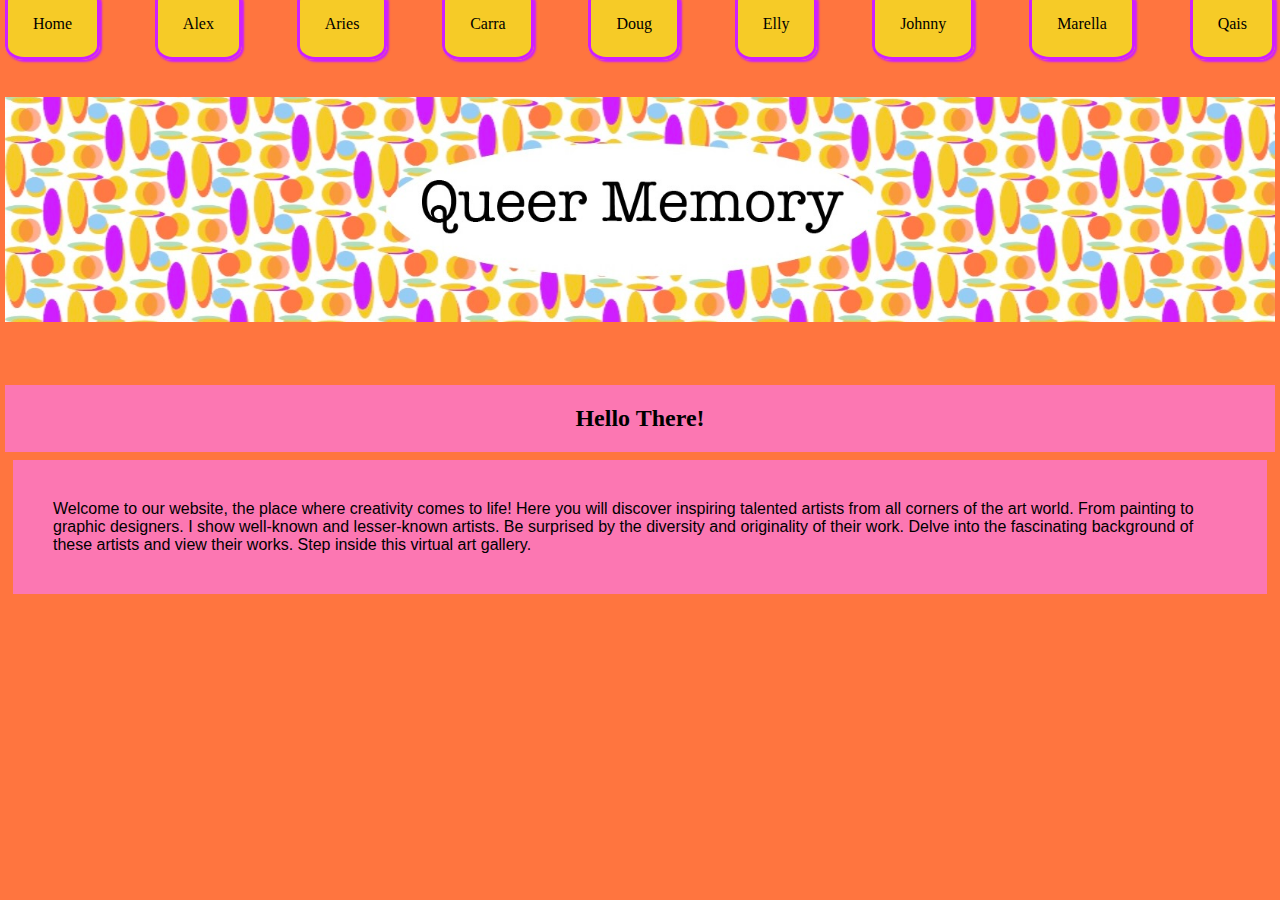
<file: index.html>
<!DOCTYPE html>
<html lang="en">
<head>
    <meta charset="UTF-8">
    <meta name="viewport" content="width=device-width, initial-scale=1.0">
    <title>Queer Memory</title>
    <link rel="stylesheet" href="style.css">
</head>

<body>
    <header>
        <nav>
            <ul>
                <li><a href="index.html">Home</a></li> 
                <li><a href="alex.html">Alex</a></li>
                <li><a href="aries.html">Aries</a></li>
                <li><a href="carra.html">Carra</a></li>
                <li><a href="doug.html">Doug</a></li>
                <li><a href="elly.html">Elly</a></li>
                <li><a href="johnny.html">Johnny</a></li>
                <li><a href="marella.html">Marella</a></li>
                <li><a href="qais.html">Qais</a></li>
            </ul>
        </nav>
    </header>
    <main>
        <section class="hoofd">
        <h1><img src="images/memory.jpg" alt=""></h1>
            <div class="hoofd">
                <h2>Hello There!</h2>
                <p>Welcome to our website, the place where creativity comes to life! Here you will discover inspiring talented artists from all corners of the art world. From painting to graphic designers. I show well-known and lesser-known artists. Be surprised by the diversity and originality of their work. Delve into the fascinating background of these artists and view their works. Step inside this virtual art gallery.</p>
                <!--bron van de tekst is: https://chat.openai.com + wat eigen aanpassingen aan de tekst door mij -->
            </div>
        </section>
    </main>
</body>
</file>
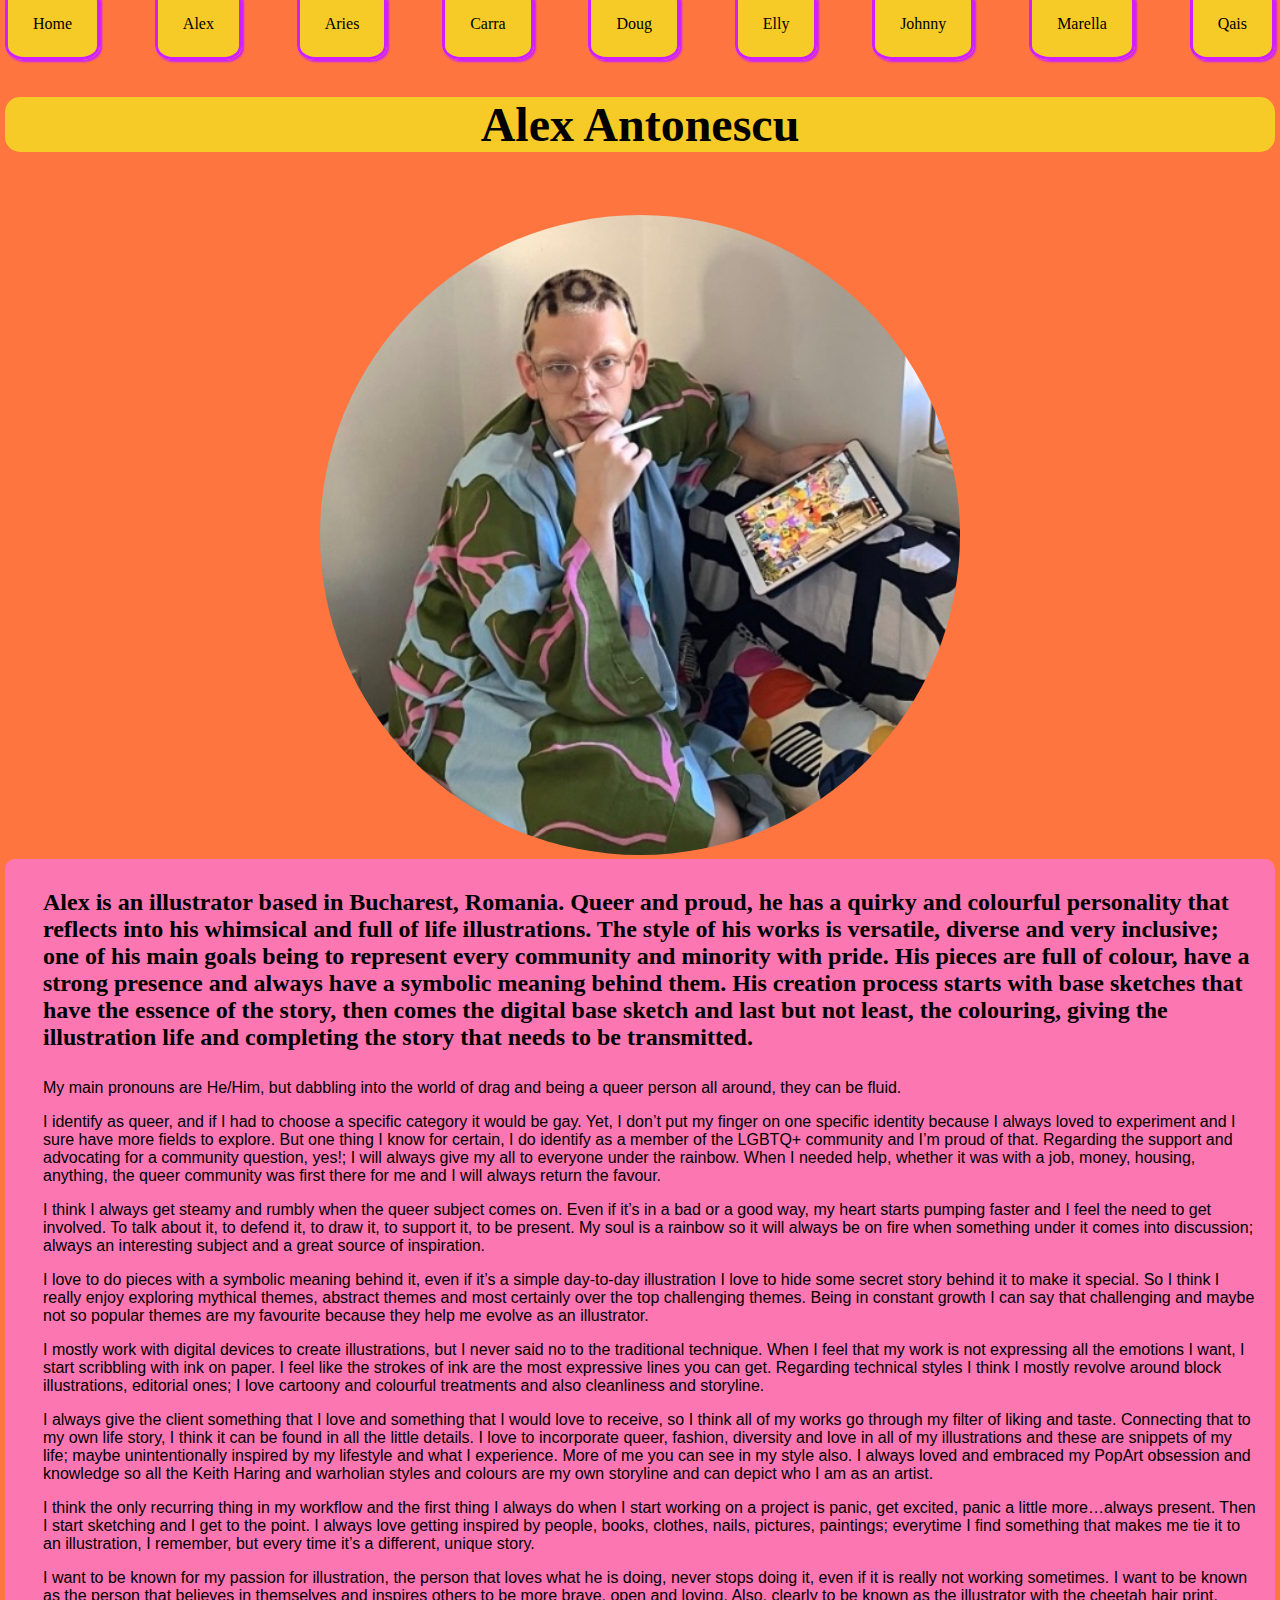
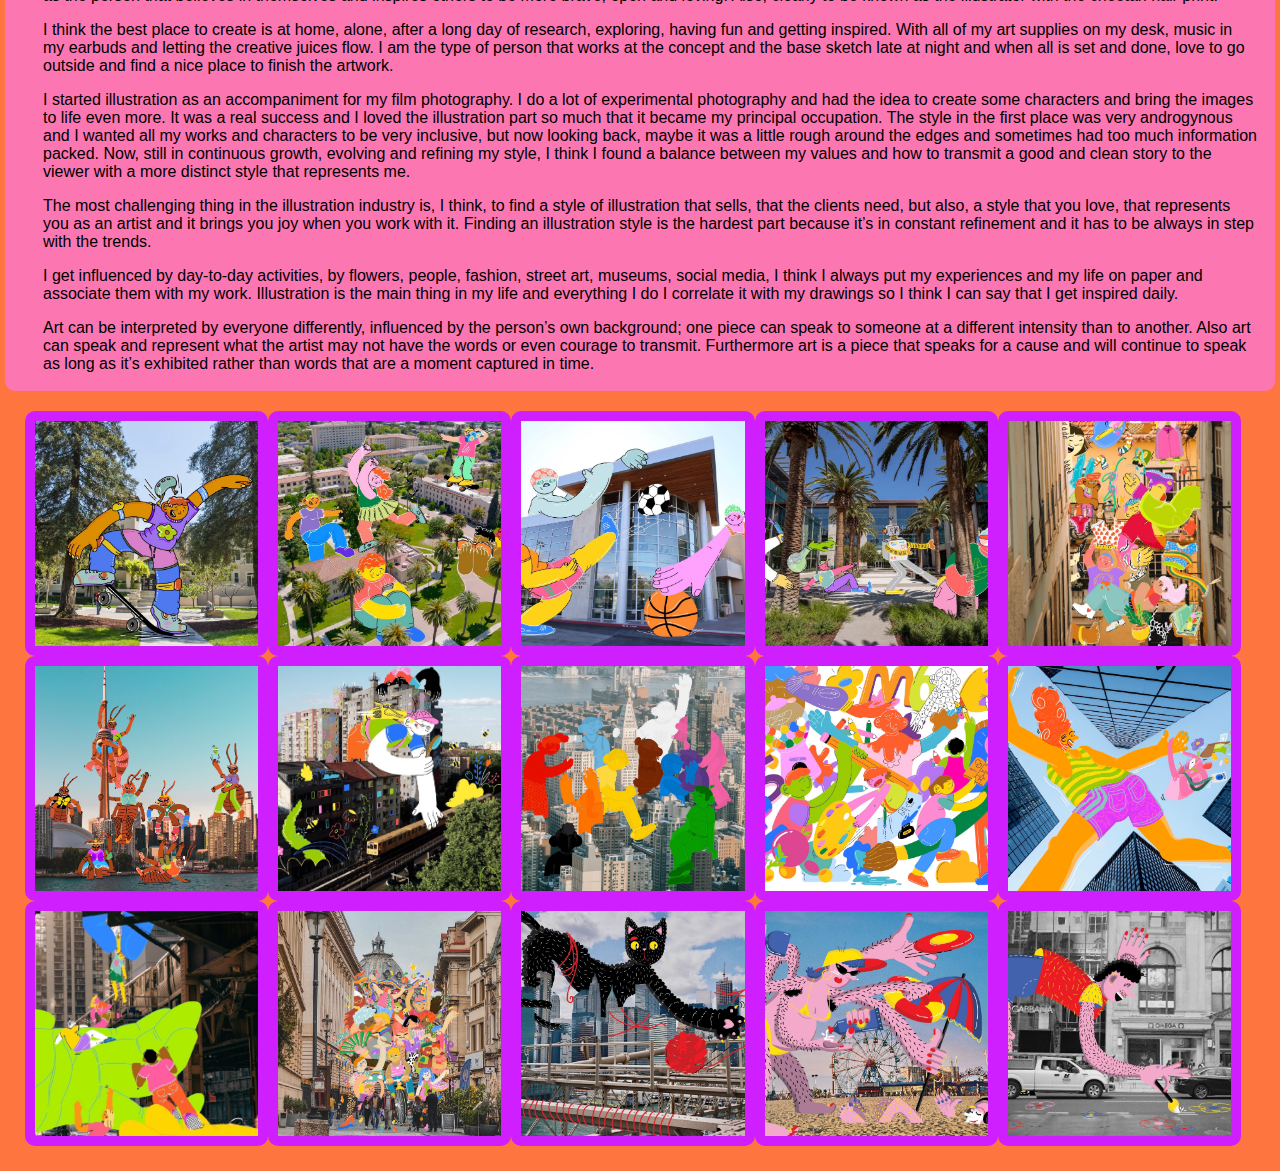
<file: alex.html>
<!DOCTYPE html>
<html lang="en">
    <head>
        <meta charset="UTF-8">
        <meta name="viewport" content="width=device-width, initial-scale=1.0">
        <title>Alex Antonescu</title>
        <link rel="stylesheet" href="style.css">
    </head>

    <body>
        <header>
            <nav>
                <ul>
                    <li><a href="index.html">Home</a></li> 
                    <li><a href="alex.html">Alex</a></li>
                    <li><a href="aries.html">Aries</a></li>
                    <li><a href="carra.html">Carra</a></li>
                    <li><a href="doug.html">Doug</a></li>
                    <li><a href="elly.html">Elly</a></li>
                    <li><a href="johnny.html">Johnny</a></li>
                    <li><a href="marella.html">Marella</a></li>
                    <li><a href="qais.html">Qais</a></li>
                </ul>
            </nav>
        </header>

        <main>
            <h1>Alex Antonescu</h1>
                <section class="hoofdfoto">
                    <img src="images/alex.jpg" alt=""> <!-- de bron van de foto's zijn: https://www.agoodson.com/portfolios/alex-antonescu/#portfolio__bio -->
                </section>
                    <div class="alex">
                        <h2>Alex is an illustrator based in Bucharest, Romania. Queer and proud, he has a quirky and colourful personality that reflects into his whimsical and full of life illustrations. The style of his works is versatile, diverse and very inclusive; one of his main goals being to represent every community and minority with pride. His pieces are full of colour, have a strong presence and always have a symbolic meaning behind them. His creation process starts with base sketches that have the essence of the story, then comes the digital base sketch and last but not least, the colouring, giving the illustration life and completing the story that needs to be transmitted.</h2>
                        <p>
                        My main pronouns are He/Him, but dabbling into the world of drag and being a queer person all around, they can be fluid.
                        </p>
                        <p>
                        I identify as queer, and if I had to choose a specific category it would be gay. Yet, I don’t put my finger on one specific identity because I always loved to experiment and I sure have more fields to explore. But one thing I know for certain, I do identify as a member of the LGBTQ+ community and I’m proud of that.
                        Regarding the support and advocating for a community question, yes!; I will always give my all to everyone under the rainbow. When I needed help, whether it was with a job, money, housing, anything, the queer community was first there for me and I will always return the favour.
                        </p>
                        <p>
                            I think I always get steamy and rumbly when the queer subject comes on. Even if it’s in a bad or a good way, my heart starts pumping faster and I feel the need to get involved. To talk about it, to defend it, to draw it, to support it, to be present.
                            My soul is a rainbow so it will always be on fire when something under it comes into discussion; always an interesting subject and a great source of inspiration.
                        </p>
                        <p>
                            I love to do pieces with a symbolic meaning behind it, even if it’s a simple day-to-day illustration I love to hide some secret story behind it to make it special. So I think I really enjoy exploring mythical themes, abstract themes and most certainly over the top challenging themes.
                            Being in constant growth I can say that challenging and maybe not so popular themes are my favourite because they help me evolve as an illustrator.
                        </p>
                        <p>
                            I mostly work with digital devices to create illustrations, but I never said no to the traditional technique. When I feel that my work is not expressing all the emotions I want, I start scribbling with ink on paper. I feel like the strokes of ink are the most expressive lines you can get.
                            Regarding technical styles I think I mostly revolve around block illustrations, editorial ones; I love cartoony and colourful treatments and also cleanliness and storyline.
                        </p>
                        <p>
                            I always give the client something that I love and something that I would love to receive, so I think all of my works go through my filter of liking and taste. Connecting that to my own life story, I think it can be found in all the little details. I love to incorporate queer, fashion, diversity and love in all of my illustrations and these are snippets of my life; maybe unintentionally inspired by my lifestyle and what I experience.
                            More of me you can see in my style also. I always loved and embraced my PopArt obsession and knowledge so all the Keith Haring and warholian styles and colours are my own storyline and can depict who I am as an artist.
                        </p>
                        <p>
                            I think the only recurring thing in my workflow and the first thing I always do when I start working on a project is panic, get excited, panic a little more…always present. Then I start sketching and I get to the point.
                            I always love getting inspired by people, books, clothes, nails, pictures, paintings; everytime I find something that makes me tie it to an illustration, I remember, but every time it’s a different, unique story.
                        </p>
                        <p>
                            I want to be known for my passion for illustration, the person that loves what he is doing, never stops doing it, even if it is really not working sometimes. I want to be known as the person that believes in themselves and inspires others to be more brave, open and loving.
                            Also, clearly to be known as the illustrator with the cheetah hair print.
                        </p>
                        <p>
                            I think the best place to create is at home, alone, after a long day of research, exploring, having fun and getting inspired. With all of my art supplies on my desk, music in my earbuds and letting the creative juices flow. I am the type of person that works at the concept and the base sketch late at night and when all is set and done, love to go outside and find a nice place to finish the artwork.
                        </p>
                        <p>
                            I started illustration as an accompaniment for my film photography. I do a lot of experimental photography and had the idea to create some characters and bring the images to life even more. It was a real success and I loved the illustration part so much that it became my principal occupation.
                            The style in the first place was very androgynous and I wanted all my works and characters to be very inclusive, but now looking back, maybe it was a little rough around the edges and sometimes had too much information packed. Now, still in continuous growth, evolving and refining my style, I think I found a balance between my values and how to transmit a good and clean story to the viewer with a more distinct style that represents me.
                        </p>
                        <p>
                            The most challenging thing in the illustration industry is, I think, to find a style of illustration that sells, that the clients need, but also, a style that you love, that represents you as an artist and it brings you joy when you work with it.
                            Finding an illustration style is the hardest part because it’s in constant refinement and it has to be always in step with the trends.
                        </p>
                        <p>
                            I get influenced by day-to-day activities, by flowers, people, fashion, street art, museums, social media, I think I always put my experiences and my life on paper and associate them with my work. Illustration is the main thing in my life and everything I do I correlate it with my drawings so I think I can say that I get inspired daily.
                        </p>
                        <p>
                            Art can be interpreted by everyone differently, influenced by the person’s own background; one piece can speak to someone at a different intensity than to another. Also art can speak and represent what the artist may not have the words or even courage to transmit. Furthermore art is a piece that speaks for a cause and will continue to speak as long as it’s exhibited rather than words that are a moment captured in time.
                        </p>
                    </div>
                </section> <!-- de bron van deze tekst is: https://www.agoodson.com/portfolios/alex-antonescu/ -->
                <div class="pics">
                    <section class="purplebg">
                            <img src="images/alex1.jpg" alt="">
                    </section>
                    <section class="purplebg">
                            <img src="images/alex2.jpg" alt="">
                    </section>
                    <section class="purplebg">
                            <img src="images/alex5.jpg" alt="">
                    </section>
                    <section class="purplebg">
                            <img src="images/alex6.jpg" alt="">
                    </section>
                    <section class="purplebg">
                            <img src="images/alex7.jpg" alt="">
                    </section>
                    <section class="purplebg">
                            <img src="images/alex8.jpg" alt="">
                    </section>
                    <section class="purplebg">
                            <img src="images/alex9.jpg" alt="">
                    </section>
                    <section class="purplebg">
                            <img src="images/alex10.jpg" alt="">
                    </section>
                    <section class="purplebg">
                            <img src="images/alex11.jpg" alt="">
                    </section>
                    <section class="purplebg">
                            <img src="images/alex12.jpg" alt="">
                    </section>
                    <section class="purplebg">
                            <img src="images/alex13.jpg" alt="">
                    </section>
                    <section class="purplebg">
                            <img src="images/alex14.jpg" alt="">
                    </section>
                    <section class="purplebg">
                            <img src="images/alex15.jpg" alt="">
                    </section>
                    <section class="purplebg">
                            <img src="images/alex16.jpg" alt="">
                    </section>
                    <section class="purplebg">
                            <img src="images/alex17.jpg" alt="">
                    </section>
                </div> <!-- de bron van de foto's zijn: https://www.agoodson.com/portfolios/alex-antonescu/#portfolio__bio -->
        </main>
    </body>
</html>
</file>
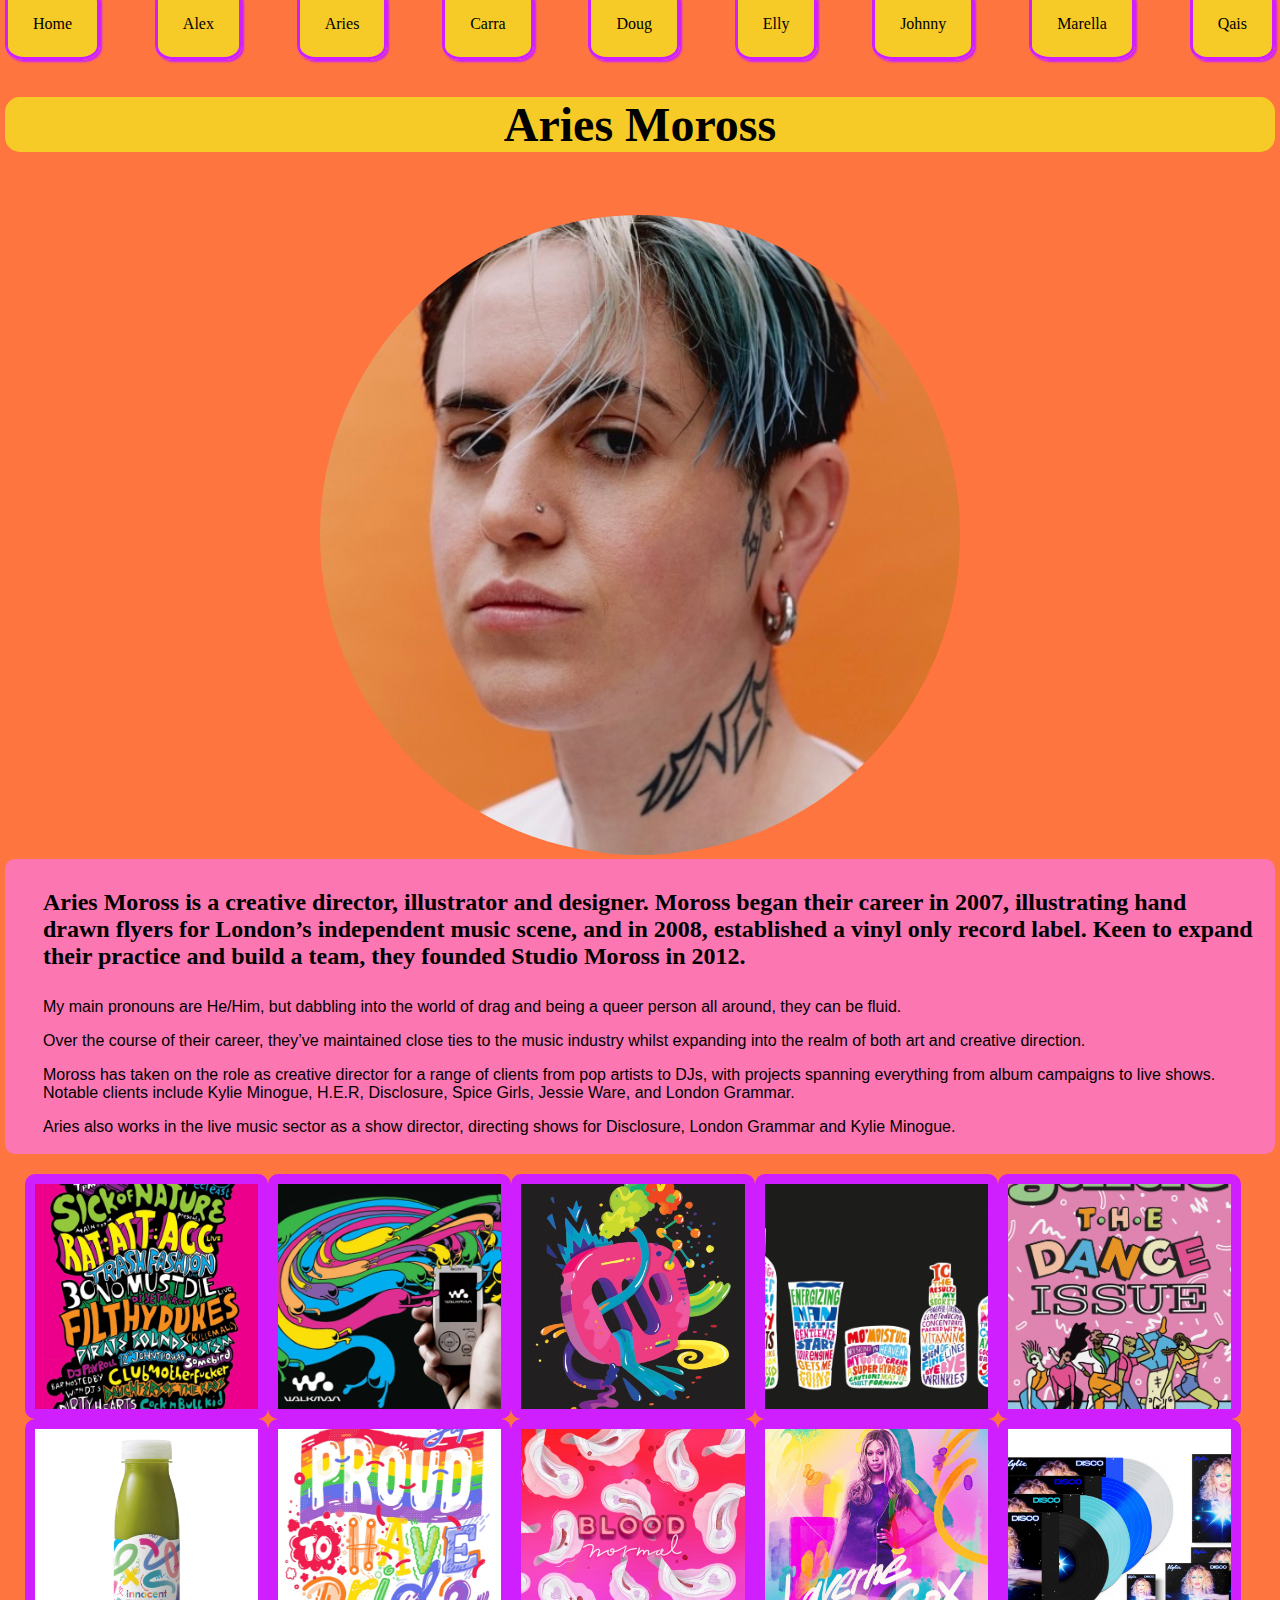
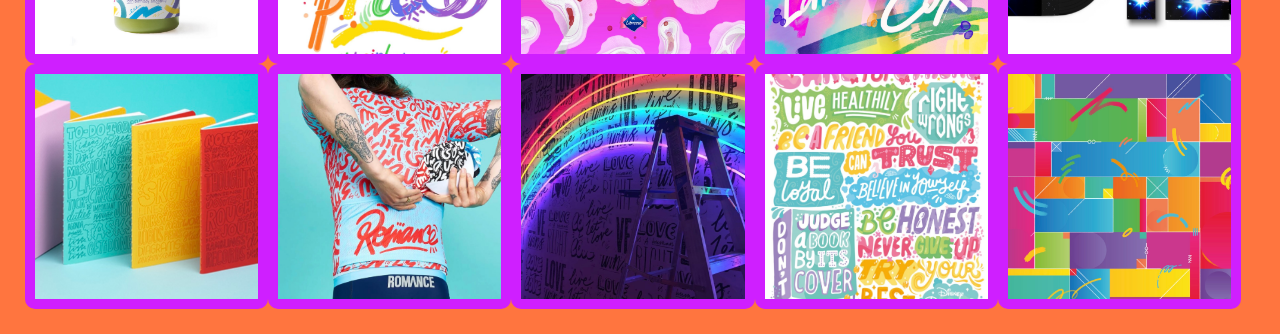
<file: aries.html>
<!DOCTYPE html>
<html lang="en">
    <head>
        <meta charset="UTF-8">
        <meta name="viewport" content="width=device-width, initial-scale=1.0">
        <title>Aries Moross</title>
        <link rel="stylesheet" href="style.css">
    </head>

    <body>
        <header>
            <nav>
                <ul>
                        <li><a href="index.html">Home</a></li> 
                        <li><a href="alex.html">Alex</a></li>
                        <li><a href="aries.html">Aries</a></li>
                        <li><a href="carra.html">Carra</a></li>
                        <li><a href="doug.html">Doug</a></li>
                        <li><a href="elly.html">Elly</a></li>
                        <li><a href="johnny.html">Johnny</a></li>
                        <li><a href="marella.html">Marella</a></li>
                        <li><a href="qais.html">Qais</a></li>
                </ul>
            </nav>
        </header>

        <main>
            <h1>Aries Moross</h1>
                <section class="hoofdfoto">
                    <img src="images/aries.jpg" alt=""> <!-- de bron van deze foto is: https://en.wikipedia.org/wiki/Aries_Moross -->
                </section>
                    <div class="alex">
                        <h2>Aries Moross is a creative director, illustrator and designer. Moross began their career in 2007, illustrating hand drawn flyers for London’s independent music scene, and in 2008, established a vinyl only record label. Keen to expand their practice and build a team, they founded Studio Moross in 2012.</h2>
                        <p>
                        My main pronouns are He/Him, but dabbling into the world of drag and being a queer person all around, they can be fluid.
                        </p>
                        <p>
                            Over the course of their career, they’ve maintained close ties to the music industry whilst expanding into the realm of both art and creative direction.
                        </p>
                        <p>
                            Moross has taken on the role as creative director for a range of clients from pop artists to DJs, with projects spanning everything from album campaigns to live shows. Notable clients include Kylie Minogue, H.E.R, Disclosure, Spice Girls, Jessie Ware, and London Grammar.
                        </p>
                        <p>
                            Aries also works in the live music sector as a show director, directing shows for Disclosure, London Grammar and Kylie Minogue.
                        </p>
                    </div>
                </section> <!-- de bron van deze tekst is: https://www.ariesmoross.com/About -->
                <div class="pics">
                    <section class="purplebg">
                            <img src="images/aries1.jpg" alt="">
                    </section>
                    <section class="purplebg">
                            <img src="images/aries2.jpg" alt="">
                    </section>
                    <section class="purplebg">
                            <img src="images/aries3.jpg" alt="">
                    </section>
                    <section class="purplebg">
                            <img src="images/aries4.jpg" alt="">
                    </section>
                    <section class="purplebg">
                            <img src="images/aries5.jpg" alt="">
                    </section>
                    <section class="purplebg">
                            <img src="images/aries6.jpg" alt="">
                    </section>
                    <section class="purplebg">
                            <img src="images/aries7.jpg" alt="">
                    </section>
                    <section class="purplebg">
                            <img src="images/aries8.jpg" alt="">
                    </section>
                    <section class="purplebg">
                            <img src="images/aries9.jpg" alt="">
                    </section>
                    <section class="purplebg">
                            <img src="images/aries10.jpg" alt="">
                    </section>
                    <section class="purplebg">
                            <img src="images/aries11.jpg" alt="">
                    </section>
                    <section class="purplebg">
                            <img src="images/aries12.jpg" alt="">
                    </section>
                    <section class="purplebg">
                            <img src="images/aries13.jpg" alt="">
                    </section>
                    <section class="purplebg">
                            <img src="images/aries14.jpg" alt="">
                    </section>
                    <section class="purplebg">
                            <img src="images/aries15.jpg" alt="">
                    </section> 
                </div> <!-- de bron van de foto's is: https://www.ariesmoross.com/Work-Archive -->
        </main>
    </body>
</html>
</file>
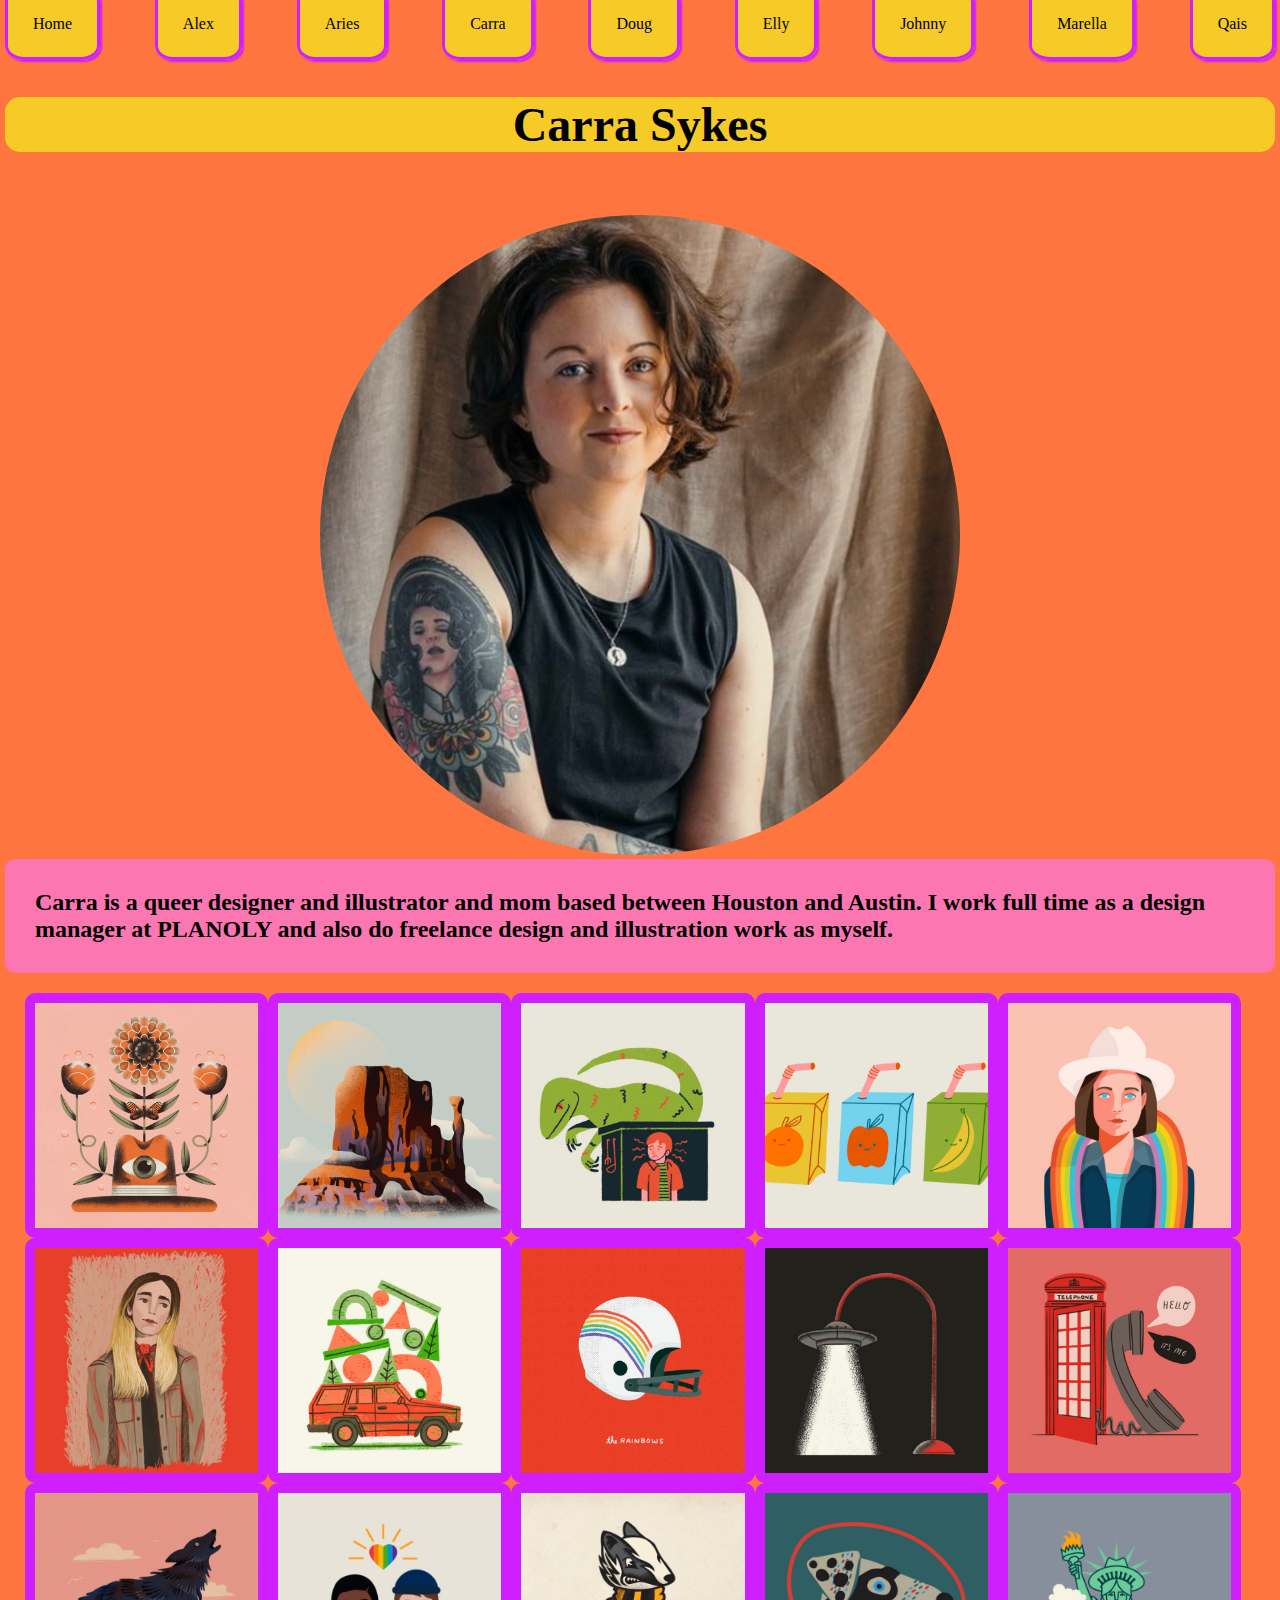
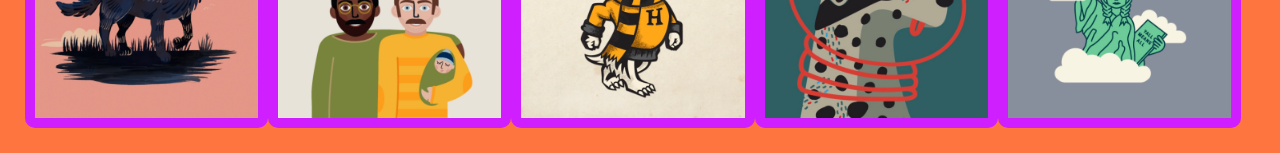
<file: carra.html>
<!DOCTYPE html>
<html lang="en">
    <head>
        <meta charset="UTF-8">
        <meta name="viewport" content="width=device-width, initial-scale=1.0">
        <title>Carra Sykes</title>
        <link rel="stylesheet" href="style.css">
    </head>

    <body>
        <header>
            <nav>
                <ul>
                    <li><a href="index.html">Home</a></li> 
                    <li><a href="alex.html">Alex</a></li>
                    <li><a href="aries.html">Aries</a></li>
                    <li><a href="carra.html">Carra</a></li>
                    <li><a href="doug.html">Doug</a></li>
                    <li><a href="elly.html">Elly</a></li>
                    <li><a href="johnny.html">Johnny</a></li>
                    <li><a href="marella.html">Marella</a></li>
                    <li><a href="qais.html">Qais</a></li>
                </ul>
            </nav>
        </header>

        <main>
            <h1>Carra Sykes</h1>
                <section class="hoofdfoto">
                    <img src="images/carra.jpg" alt=""> <!-- de bron van de foto is: https://voyagehouston.com/interview/meet-carra-sykes/ -->
                </section>
                    <div class="alex">
                        <h2>Carra is a queer designer and illustrator and mom based between Houston and Austin. I work full time as a design manager at PLANOLY and also do freelance design and illustration work as myself.</h2>
                         <!-- de bron van de tekst is: https://dribbble.com/stories/2022/06/24/pride-by-design -->
                    </div>
                </section>
                <div class="pics">
                    <section class="purplebg">
                            <img src="images/carra1.jpg" alt="">
                    </section>
                    <section class="purplebg">
                            <img src="images/carra2.jpg" alt="">
                    </section>
                    <section class="purplebg">
                            <img src="images/carra3.jpg" alt="">
                    </section>
                    <section class="purplebg">
                            <img src="images/carra4.jpg" alt="">
                    </section>
                    <section class="purplebg">
                            <img src="images/carra5.jpg" alt="">
                    </section>
                    <section class="purplebg">
                            <img src="images/carra6.jpg" alt="">
                    </section>
                    <section class="purplebg">
                            <img src="images/carra7.jpg" alt="">
                    </section>
                    <section class="purplebg">
                            <img src="images/carra8.jpg" alt="">
                    </section>
                    <section class="purplebg">
                            <img src="images/carra9.jpg" alt="">
                    </section>
                    <section class="purplebg">
                            <img src="images/carra10.jpg" alt="">
                    </section>
                    <section class="purplebg">
                            <img src="images/carra11.jpg" alt="">
                    </section>
                    <section class="purplebg">
                            <img src="images/carra12.jpg" alt="">
                    </section>
                    <section class="purplebg">
                            <img src="images/carra13.jpg" alt="">
                    </section>
                    <section class="purplebg">
                            <img src="images/carra14.jpg" alt="">
                    </section>
                    <section class="purplebg">
                            <img src="images/carra15.jpg" alt="">
                    </section>
                </div> <!-- de bron van de foto's is: https://dribbble.com/carrasykes/shots -->
        </main>
    </body>
</html>
</file>
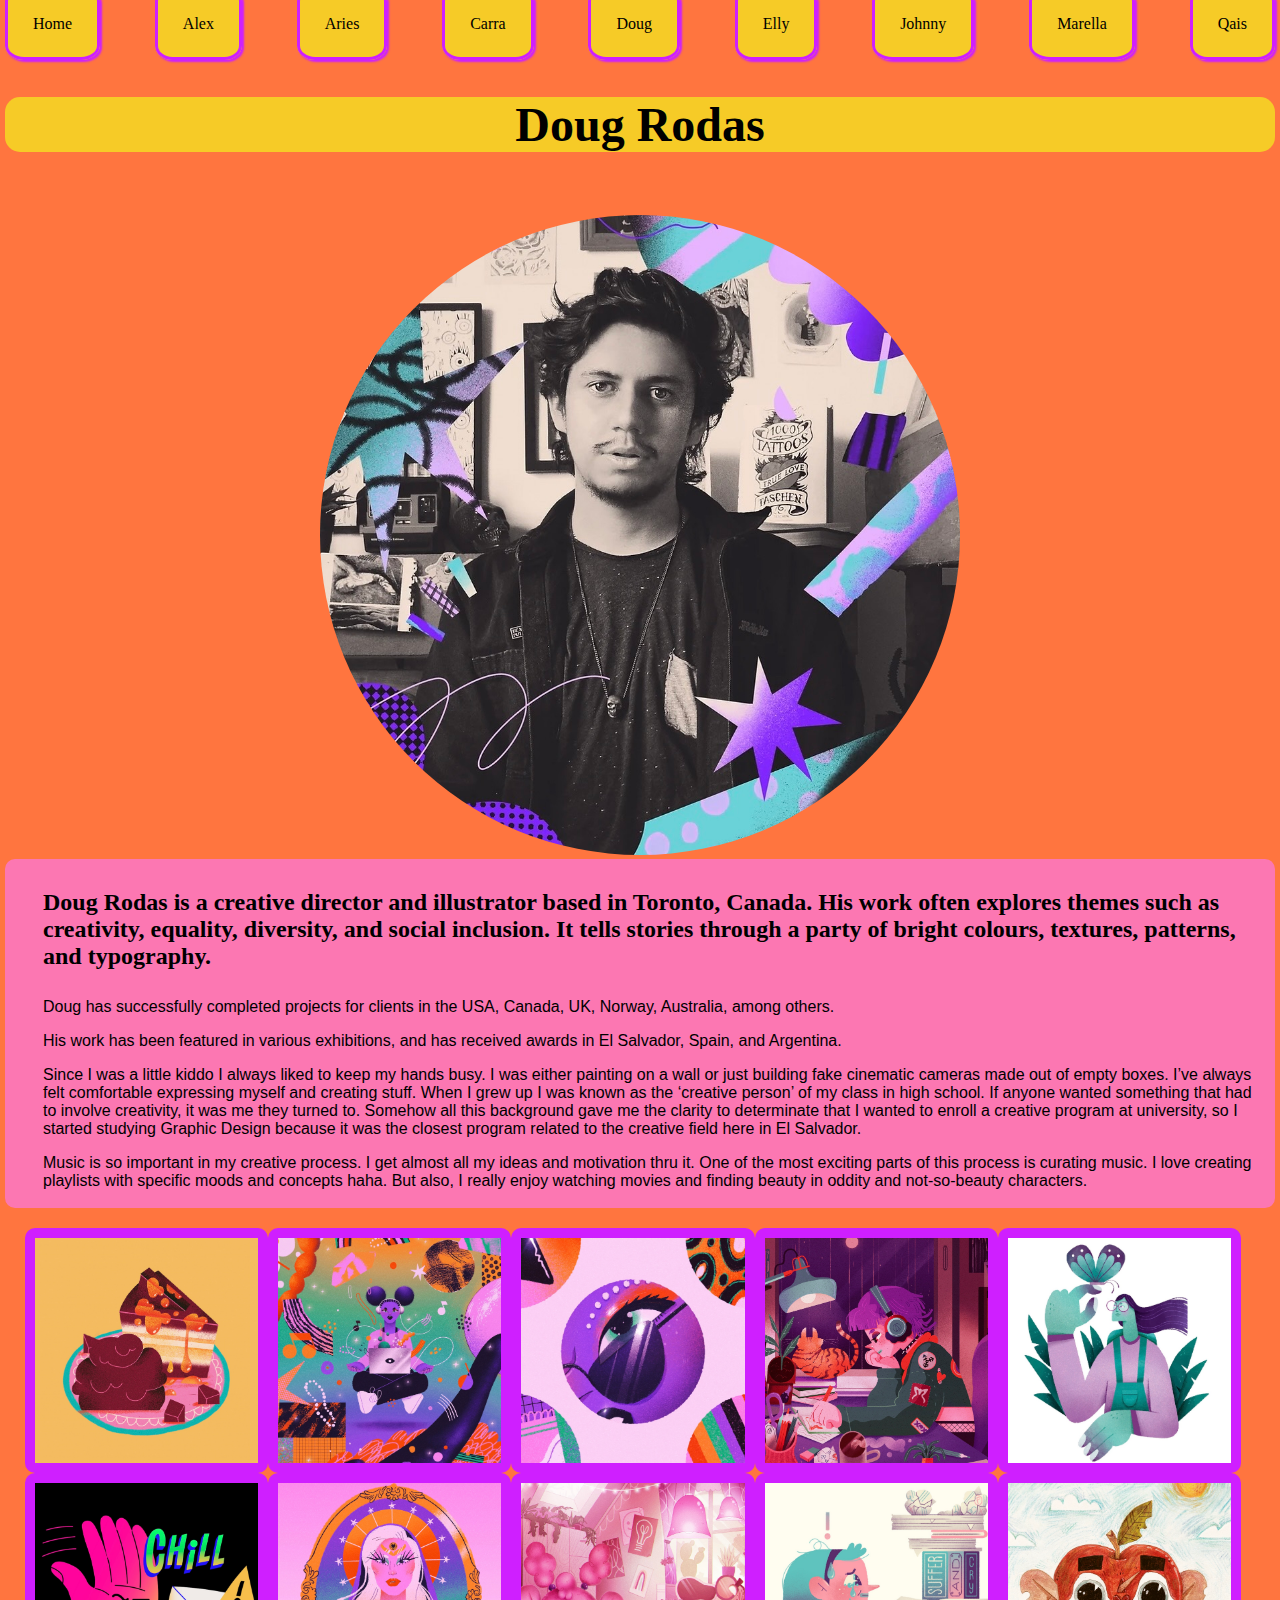
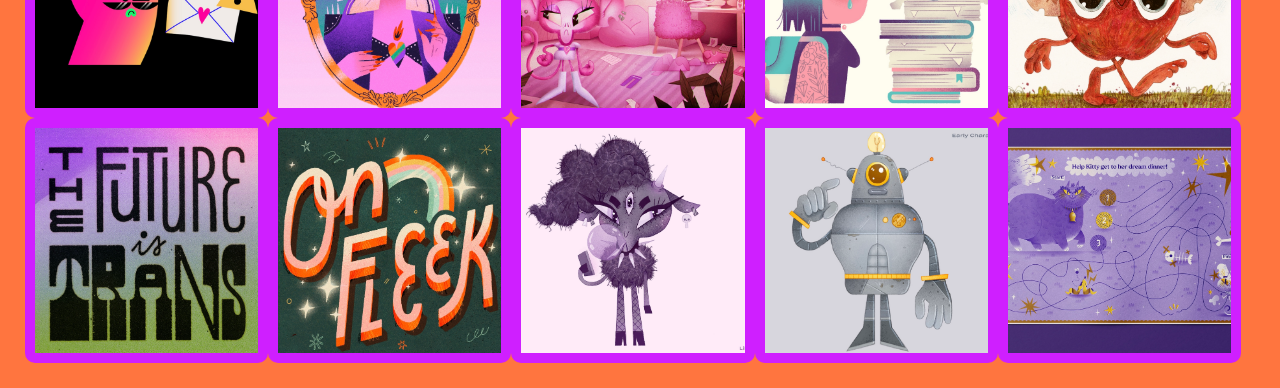
<file: doug.html>
<!DOCTYPE html>
<html lang="en">
    <head>
        <meta charset="UTF-8">
        <meta name="viewport" content="width=device-width, initial-scale=1.0">
        <title>Doug Rodas</title>
        <link rel="stylesheet" href="style.css">
    </head>

    <body>
        <header>
            <nav>
                <ul>
                        <li><a href="index.html">Home</a></li> 
                        <li><a href="alex.html">Alex</a></li>
                        <li><a href="aries.html">Aries</a></li>
                        <li><a href="carra.html">Carra</a></li>
                        <li><a href="doug.html">Doug</a></li>
                        <li><a href="elly.html">Elly</a></li>
                        <li><a href="johnny.html">Johnny</a></li>
                        <li><a href="marella.html">Marella</a></li>
                        <li><a href="qais.html">Qais</a></li>
                </ul>
            </nav>
        </header>

        <main>
            <h1>Doug Rodas</h1>
                <section class="hoofdfoto">
                    <img src="images/doug.jpg" alt=""> <!-- de bron van de foto is: https://www.dougrodas.com/about -->
                </section>
                    <div class="alex">
                        <h2>Doug Rodas is a creative director and illustrator based in Toronto, Canada. His work often explores themes such as creativity, equality, diversity, and social inclusion. It tells stories through a party of bright colours, textures, patterns, and typography.</h2>
                        <p>
                            Doug has successfully completed projects for clients in the USA, Canada, UK, Norway, Australia, among others.
                        </p>
                        <p>
                            His work has been featured in various exhibitions, and has received awards in El Salvador, Spain, and Argentina.
                        </p>
                        <p>
                            Since I was a little kiddo I always liked to keep my hands busy. I was either painting on a wall or just building fake cinematic cameras made out of empty boxes. I’ve always felt comfortable expressing myself and creating stuff. When I grew up I was known as the ‘creative person’ of my class in high school. If anyone wanted something that had to involve creativity, it was me they turned to. Somehow all this background gave me the clarity to determinate that I wanted to enroll a creative program at university, so I started studying Graphic Design because it was the closest program related to the creative field here in El Salvador.
                        </p>
                        <p>
                            Music is so important in my creative process. I get almost all my ideas and motivation thru it. One of the most exciting parts of this process is curating music. I love creating playlists with specific moods and concepts haha. But also, I really enjoy watching movies and finding beauty in oddity and not-so-beauty characters.
                        </p> <!-- de bron van de tekst is: https://www.hecho-en.co/post/douglas-rodas-illustrator-designer  -->
                    </div>
                </section>
                <div class="pics">
                    <section class="purplebg">
                            <img src="images/doug1.jpg" alt="">
                    </section>
                    <section class="purplebg">
                            <img src="images/doug2.jpg" alt="">
                    </section>
                    <section class="purplebg">
                            <img src="images/doug3.jpg" alt="">
                    </section>
                    <section class="purplebg">
                            <img src="images/doug4.jpg" alt="">
                    </section>
                    <section class="purplebg">
                            <img src="images/doug5.jpg" alt="">
                    </section>
                    <section class="purplebg">
                            <img src="images/doug6.jpg" alt="">
                    </section>
                    <section class="purplebg">
                            <img src="images/doug7.jpg" alt="">
                    </section>
                    <section class="purplebg">
                            <img src="images/doug8.jpg" alt="">
                    </section>
                    <section class="purplebg">
                            <img src="images/doug9.jpg" alt="">
                    </section>
                    <section class="purplebg">
                            <img src="images/doug10.jpg" alt="">
                    </section>
                    <section class="purplebg">
                            <img src="images/doug11.jpg" alt="">
                    </section>
                    <section class="purplebg">
                            <img src="images/doug12.jpg" alt="">
                    </section>
                    <section class="purplebg">
                            <img src="images/doug13.jpg" alt="">
                    </section>
                    <section class="purplebg">
                            <img src="images/doug14.jpg" alt="">
                    </section>
                    <section class="purplebg">
                            <img src="images/doug15.jpg" alt="">
                    </section>
                </div> <!-- de bronnen van de foto's zijn: https://www.dougrodas.com en https://dribbble.com/dougrodas -->
        </main>
    </body>
</html>
</file>
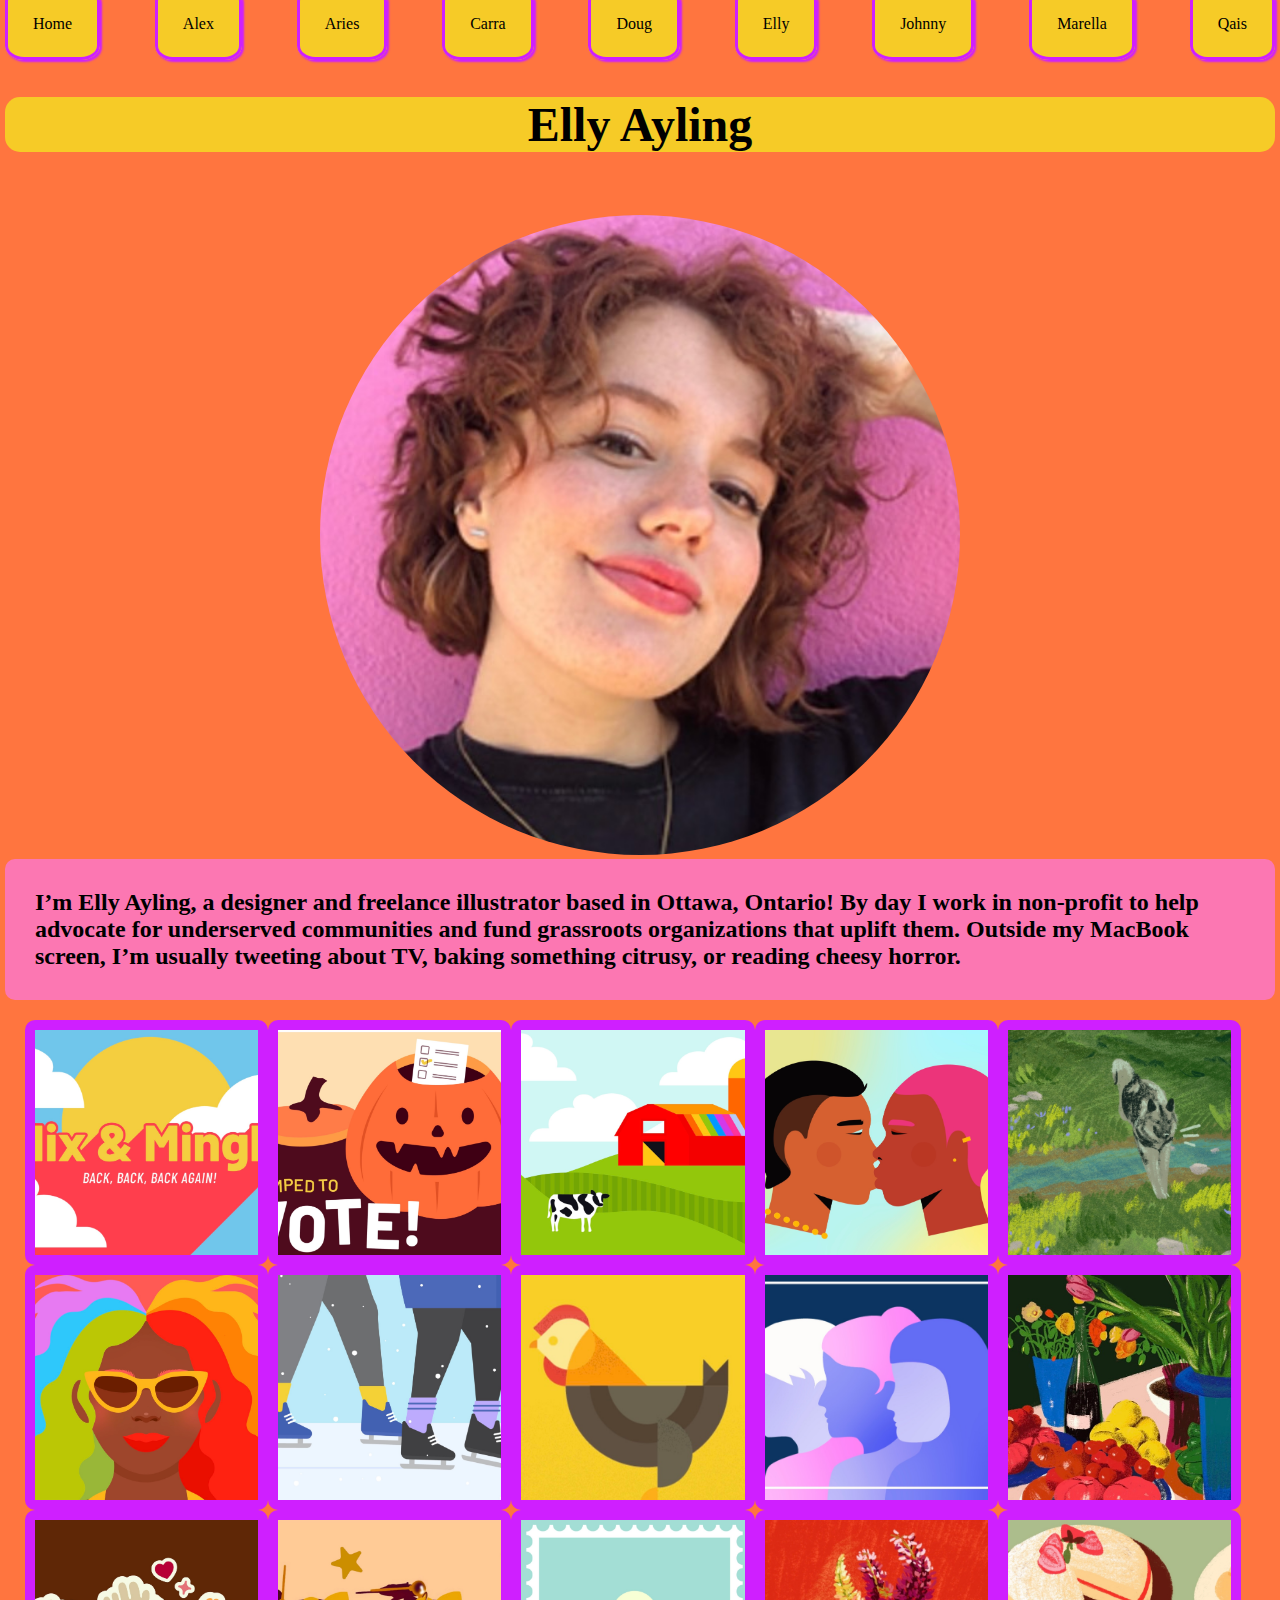
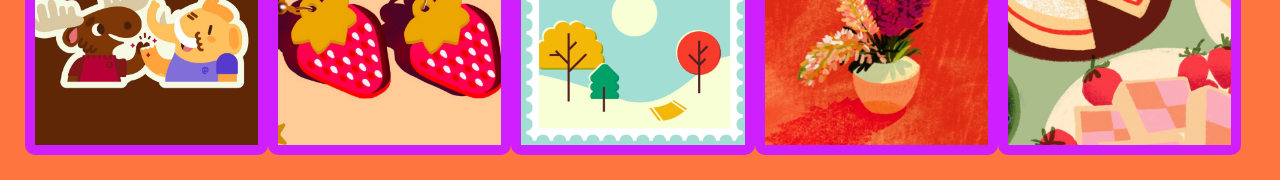
<file: elly.html>
<!DOCTYPE html>
<html lang="en">
    <head>
        <meta charset="UTF-8">
        <meta name="viewport" content="width=device-width, initial-scale=1.0">
        <title>Elly Ayling</title>
        <link rel="stylesheet" href="style.css">
    </head>

    <body>
        <header>
            <nav>
                <ul>
                    <li><a href="index.html">Home</a></li> 
                    <li><a href="alex.html">Alex</a></li>
                    <li><a href="aries.html">Aries</a></li>
                    <li><a href="carra.html">Carra</a></li>
                    <li><a href="doug.html">Doug</a></li>
                    <li><a href="elly.html">Elly</a></li>
                    <li><a href="johnny.html">Johnny</a></li>
                    <li><a href="marella.html">Marella</a></li>
                    <li><a href="qais.html">Qais</a></li>
                </ul>
            </nav>
        </header>

        <main>
            <h1>Elly Ayling</h1>
                <section class="hoofdfoto">
                    <img src="images/elly.jpg" alt=""> <!-- de bron van de foto is: https://www.behance.net/pixelly -->
                </section>
                    <div class="alex">
                        <h2>I’m Elly Ayling, a designer and freelance illustrator based in Ottawa, Ontario! By day I work in non-profit to help advocate for underserved communities and fund grassroots organizations that uplift them. Outside my MacBook screen, I’m usually tweeting about TV, baking something citrusy, or reading cheesy horror.</h2>
                         <!-- de bron van de tekst is: https://dribbble.com/stories/2022/06/24/pride-by-design -->
                    </div>
                </section>
                <div class="pics">
                    <section class="purplebg">
                            <img src="images/elly1.jpg" alt="">
                    </section>
                    <section class="purplebg">
                            <img src="images/elly2.jpg" alt="">
                    </section>
                    <section class="purplebg">
                            <img src="images/elly3.jpg" alt="">
                    </section>
                    <section class="purplebg">
                            <img src="images/elly4.jpg" alt="">
                    </section>
                    <section class="purplebg">
                            <img src="images/elly5.jpg" alt="">
                    </section>
                    <section class="purplebg">
                            <img src="images/elly6.jpg" alt="">
                    </section>
                    <section class="purplebg">
                            <img src="images/elly7.jpg" alt="">
                    </section>
                    <section class="purplebg">
                            <img src="images/elly8.jpg" alt="">
                    </section>
                    <section class="purplebg">
                            <img src="images/elly9.jpg" alt="">
                    </section>
                    <section class="purplebg">
                            <img src="images/elly10.jpg" alt="">
                    </section>
                    <section class="purplebg">
                            <img src="images/elly11.jpg" alt="">
                    </section>
                    <section class="purplebg">
                            <img src="images/elly12.jpg" alt="">
                    </section>
                    <section class="purplebg">
                            <img src="images/elly13.jpg" alt="">
                    </section>
                    <section class="purplebg">
                            <img src="images/elly14.jpg" alt="">
                    </section>
                    <section class="purplebg">
                            <img src="images/elly15.jpg" alt="">
                    </section>
                </div> <!-- de bron van de foto's is: https://dribbble.com/pixelly -->
        </main>
    </body>
</html>
</file>
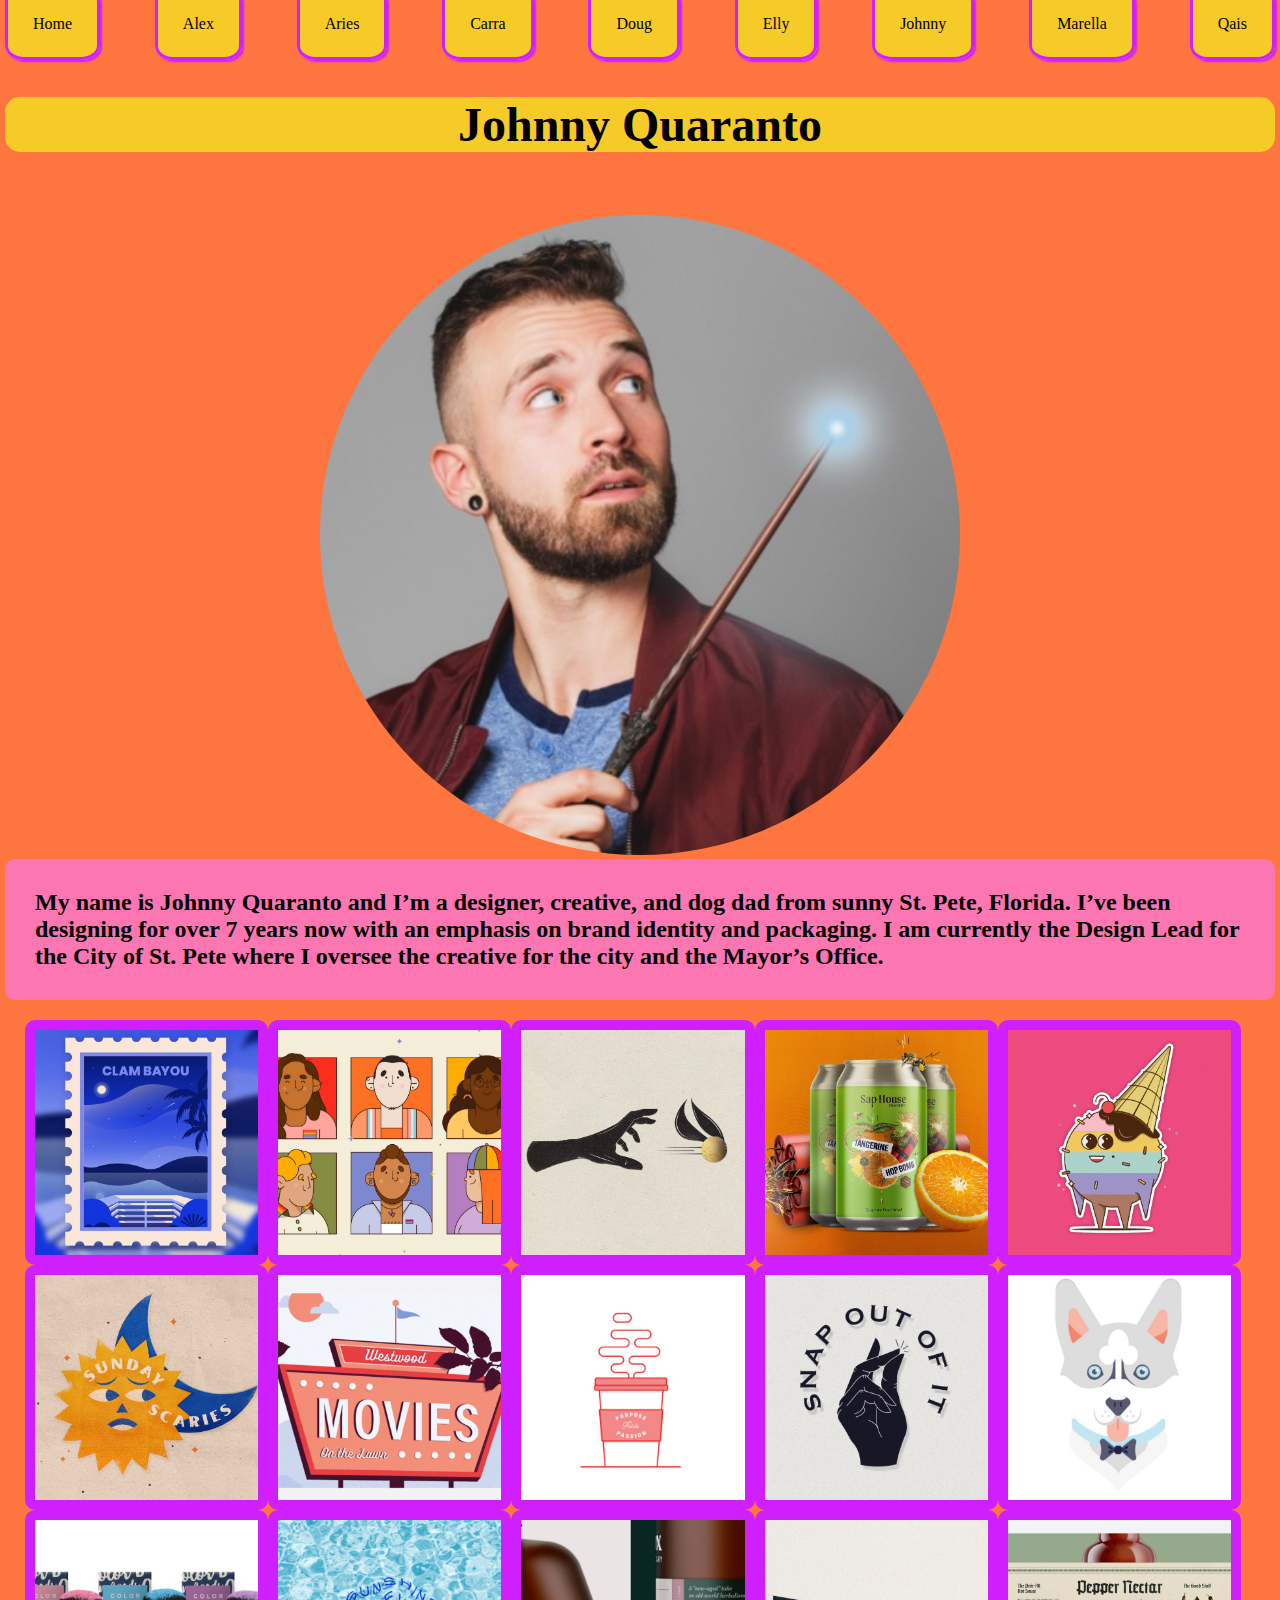
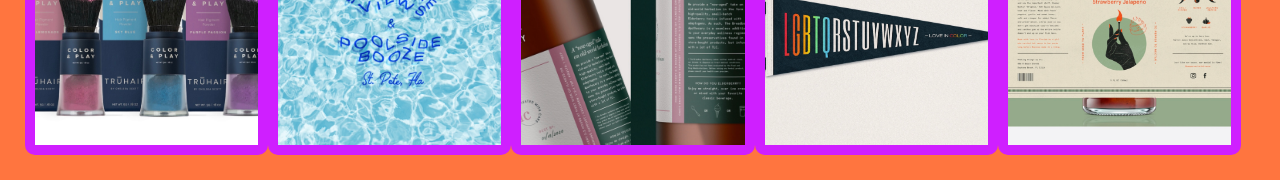
<file: johnny.html>
<!DOCTYPE html>
<html lang="en">
    <head>
        <meta charset="UTF-8">
        <meta name="viewport" content="width=device-width, initial-scale=1.0">
        <title>Johnny Quaranto</title>
        <link rel="stylesheet" href="style.css">
    </head>

    <body>
        <header>
            <nav>
                <ul>
                    <li><a href="index.html">Home</a></li> 
                    <li><a href="alex.html">Alex</a></li>
                    <li><a href="aries.html">Aries</a></li>
                    <li><a href="carra.html">Carra</a></li>
                    <li><a href="doug.html">Doug</a></li>
                    <li><a href="elly.html">Elly</a></li>
                    <li><a href="johnny.html">Johnny</a></li>
                    <li><a href="marella.html">Marella</a></li>
                    <li><a href="qais.html">Qais</a></li>
                </ul>
            </nav>
        </header>

        <main>
            <h1>Johnny Quaranto</h1>
                <section class="hoofdfoto">
                    <img src="images/johnny.jpg" alt=""> <!-- de bron van de foto is: https://creativemornings.com/individuals/johnnyq -->
                </section>
                    <div class="alex">
                        <h2>My name is Johnny Quaranto and I’m a designer, creative, and dog dad from sunny St. Pete, Florida. I’ve been designing for over 7 years now with an emphasis on brand identity and packaging. I am currently the Design Lead for the City of St. Pete where I oversee the creative for the city and the Mayor’s Office. </h2>
                    </div>
                </section> <!-- de bron van de tekst is: https://dribbble.com/stories/2022/06/24/pride-by-design -->
                <div class="pics">
                    <section class="purplebg">
                            <img src="images/johnny1.jpg" alt="">
                    </section>
                    <section class="purplebg">
                            <img src="images/johnny2.jpg" alt="">
                    </section>
                    <section class="purplebg">
                            <img src="images/johnny3.jpg" alt="">
                    </section>
                    <section class="purplebg">
                            <img src="images/johnny4.jpg" alt="">
                    </section>
                    <section class="purplebg">
                            <img src="images/johnny5.jpg" alt="">
                    </section>
                    <section class="purplebg">
                            <img src="images/johnny6.jpg" alt="">
                    </section>
                    <section class="purplebg">
                            <img src="images/johnny7.jpg" alt="">
                    </section>
                    <section class="purplebg">
                            <img src="images/johnny8.jpg" alt="">
                    </section>
                    <section class="purplebg">
                            <img src="images/johnny9.jpg" alt="">
                    </section>
                    <section class="purplebg">
                            <img src="images/johnny10.jpg" alt="">
                    </section>
                    <section class="purplebg">
                            <img src="images/johnny11.jpg" alt="">
                    </section>
                    <section class="purplebg">
                            <img src="images/johnny12.jpg" alt="">
                    </section>
                    <section class="purplebg">
                            <img src="images/johnny13.jpg" alt="">
                    </section>
                    <section class="purplebg">
                            <img src="images/johnny14.jpg" alt="">
                    </section>
                    <section class="purplebg">
                            <img src="images/johnny15.jpg" alt="">
                    </section>
                </div> <!-- de bron van de foto's is: https://dribbble.com/johnnyquaranto/shots -->
        </main>
    </body>
</html>
</file>
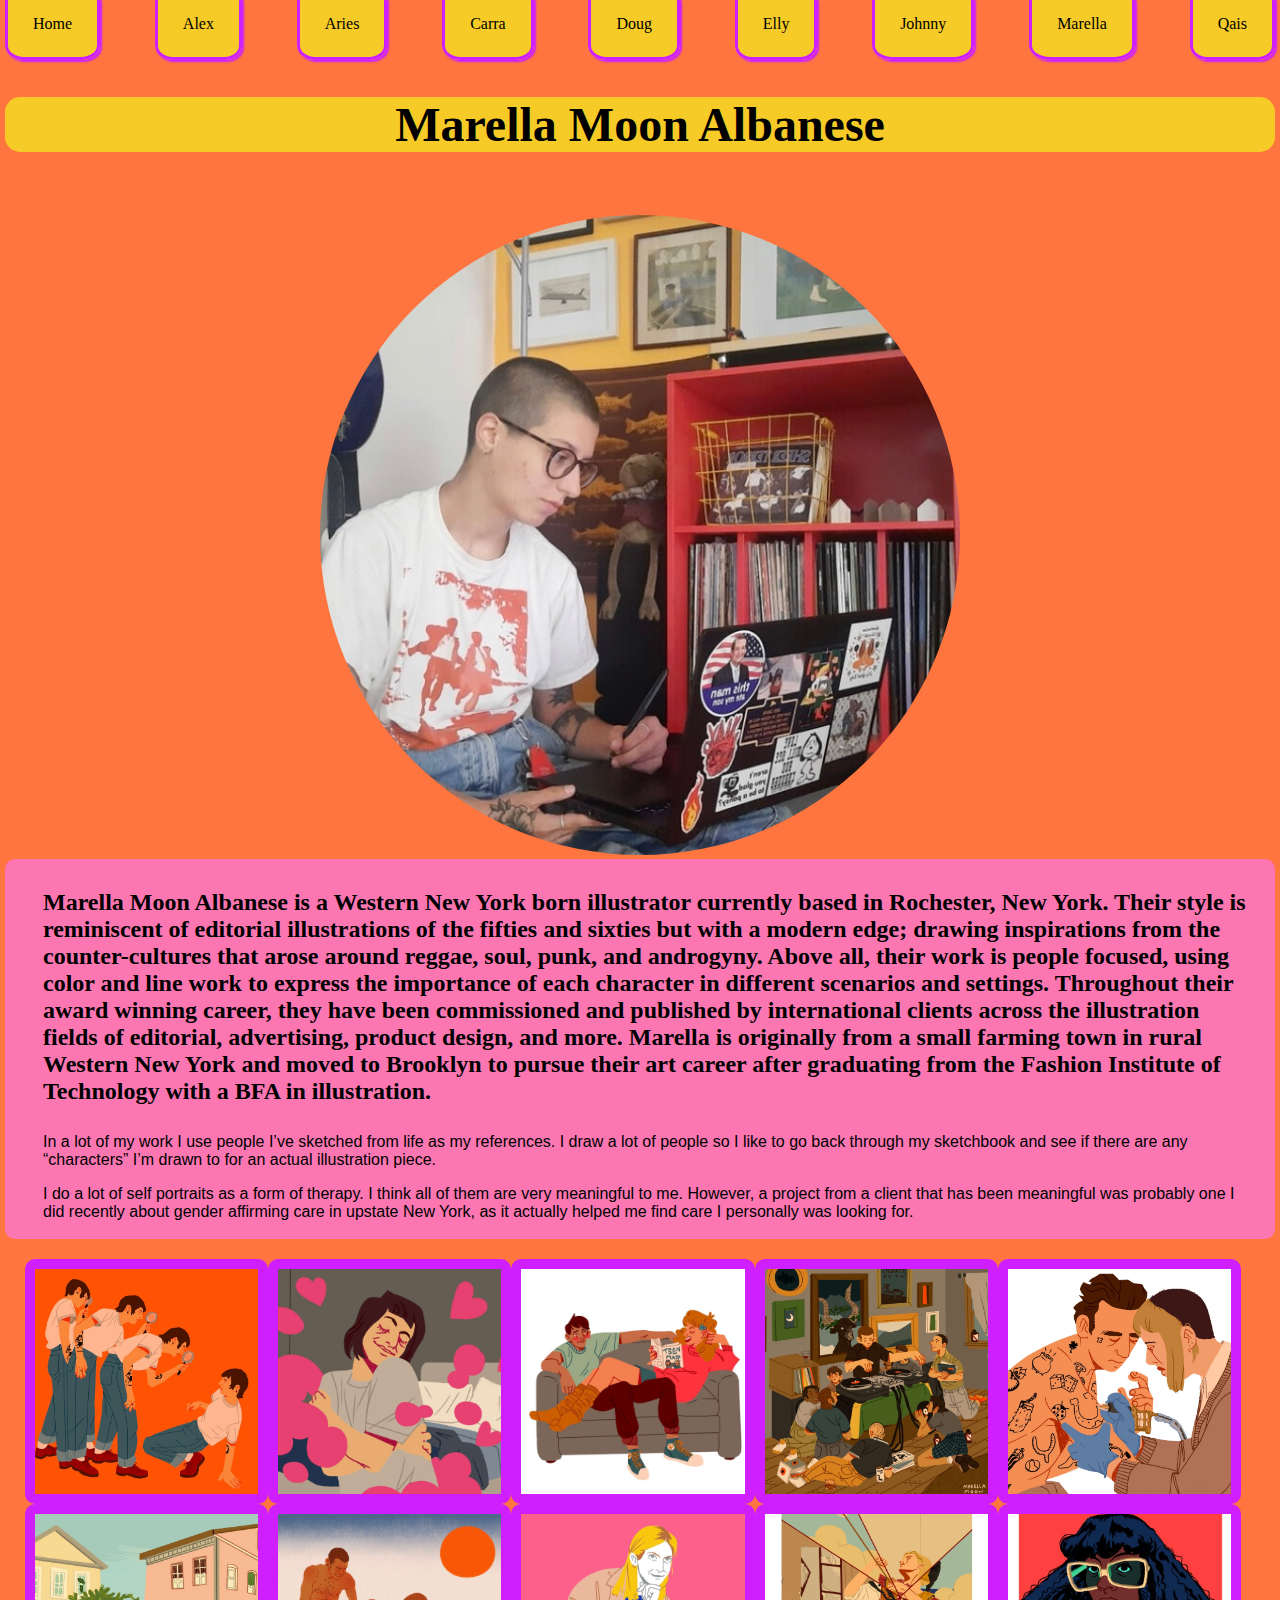
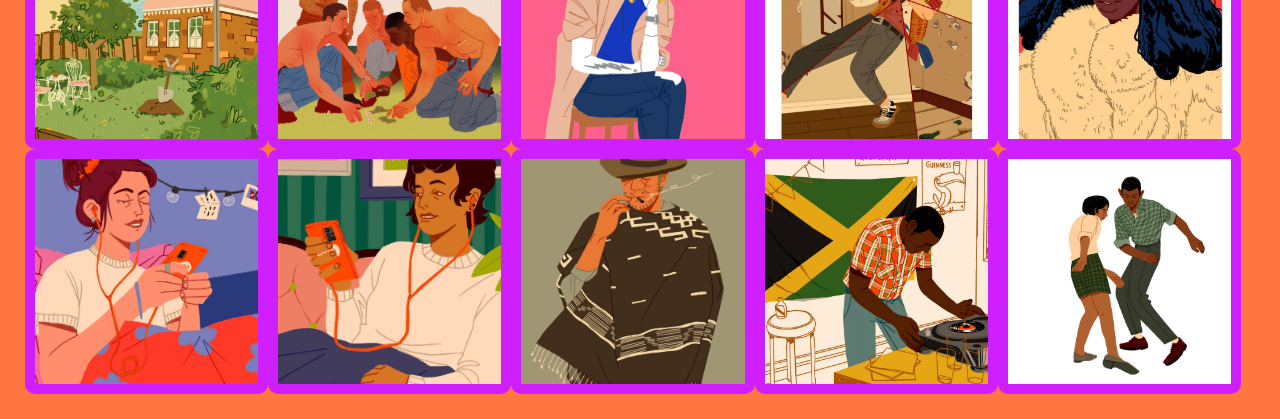
<file: marella.html>
<!DOCTYPE html>
<html lang="en">
    <head>
        <meta charset="UTF-8">
        <meta name="viewport" content="width=device-width, initial-scale=1.0">
        <title>Marella Moon Albanese</title>
        <link rel="stylesheet" href="style.css">
    </head>

    <body>
        <header>
            <nav>
                <ul>
                        <li><a href="index.html">Home</a></li> 
                        <li><a href="alex.html">Alex</a></li>
                        <li><a href="aries.html">Aries</a></li>
                        <li><a href="carra.html">Carra</a></li>
                        <li><a href="doug.html">Doug</a></li>
                        <li><a href="elly.html">Elly</a></li>
                        <li><a href="johnny.html">Johnny</a></li>
                        <li><a href="marella.html">Marella</a></li>
                        <li><a href="qais.html">Qais</a></li>
                </ul>
            </nav>
        </header>

        <main>
            <h1>Marella Moon Albanese</h1>
                <section class="hoofdfoto">
                    <img src="images/marella.jpg" alt=""> <!-- de bron van deze foto is: https://www.linkedin.com/pulse/marella-moon-albanese-our-feature-illustrator/ -->
                </section>
                    <div class="alex">
                        <h2>Marella Moon Albanese is a Western New York born illustrator currently based in Rochester, New York. Their style is reminiscent of editorial illustrations of the fifties and sixties but with a modern edge; drawing inspirations from the counter-cultures that arose around reggae, soul, punk, and androgyny. Above all, their work is people focused, using color and line work to express the importance of each character in different scenarios and settings. Throughout their award winning career, they have been commissioned and published by international clients across the illustration fields of editorial, advertising, product design, and more. Marella is originally from a small farming town in rural Western New York and moved to Brooklyn to pursue their art career after graduating from the Fashion Institute of Technology with a BFA in illustration.</h2>
                        <p>
                            In a lot of my work I use people I’ve sketched from life as my references. I draw a lot of people so I like to go back through my sketchbook and see if there are any “characters” I’m drawn to for an actual illustration piece.
                        </p>
                        <p>
                            I do a lot of self portraits as a form of therapy. I think all of them are very meaningful to me. However, a project from a client that has been meaningful was probably one I did recently about gender affirming care in upstate New York, as it actually helped me find care I personally was looking for.
                        </p>
                    </div>
                </section> <!-- de bron van deze tekst is: https://www.agoodson.com/portfolios/marella-moon-albanese/ -->
                <div class="pics">
                    <section class="purplebg">
                            <img src="images/marella1.jpg" alt="">
                    </section>
                    <section class="purplebg">
                            <img src="images/marella2.jpg" alt="">
                    </section>
                    <section class="purplebg">
                            <img src="images/marella3.jpg" alt="">
                    </section>
                    <section class="purplebg">
                            <img src="images/marella4.jpg" alt="">
                    </section>
                    <section class="purplebg">
                            <img src="images/marella5.jpg" alt="">
                    </section>
                    <section class="purplebg">
                            <img src="images/marella6.jpg" alt="">
                    </section>
                    <section class="purplebg">
                            <img src="images/marella7.jpg" alt="">
                    </section>
                    <section class="purplebg">
                            <img src="images/marella8.jpg" alt="">
                    </section>
                    <section class="purplebg">
                            <img src="images/marella9.jpg" alt="">
                    </section>
                    <section class="purplebg">
                            <img src="images/marella10.jpg" alt="">
                    </section>
                    <section class="purplebg">
                            <img src="images/marella11.jpg" alt="">
                    </section>
                    <section class="purplebg">
                            <img src="images/marella12.jpg" alt="">
                    </section>
                    <section class="purplebg">
                            <img src="images/marella13.jpg" alt="">
                    </section>
                    <section class="purplebg">
                            <img src="images/marella14.jpg" alt="">
                    </section>
                    <section class="purplebg">
                            <img src="images/marella15.jpg" alt="">
                    </section> 
                </div> <!-- de bron van de foto's is: https://www.marellamoon.com -->
        </main>
    </body>
</html>
</file>
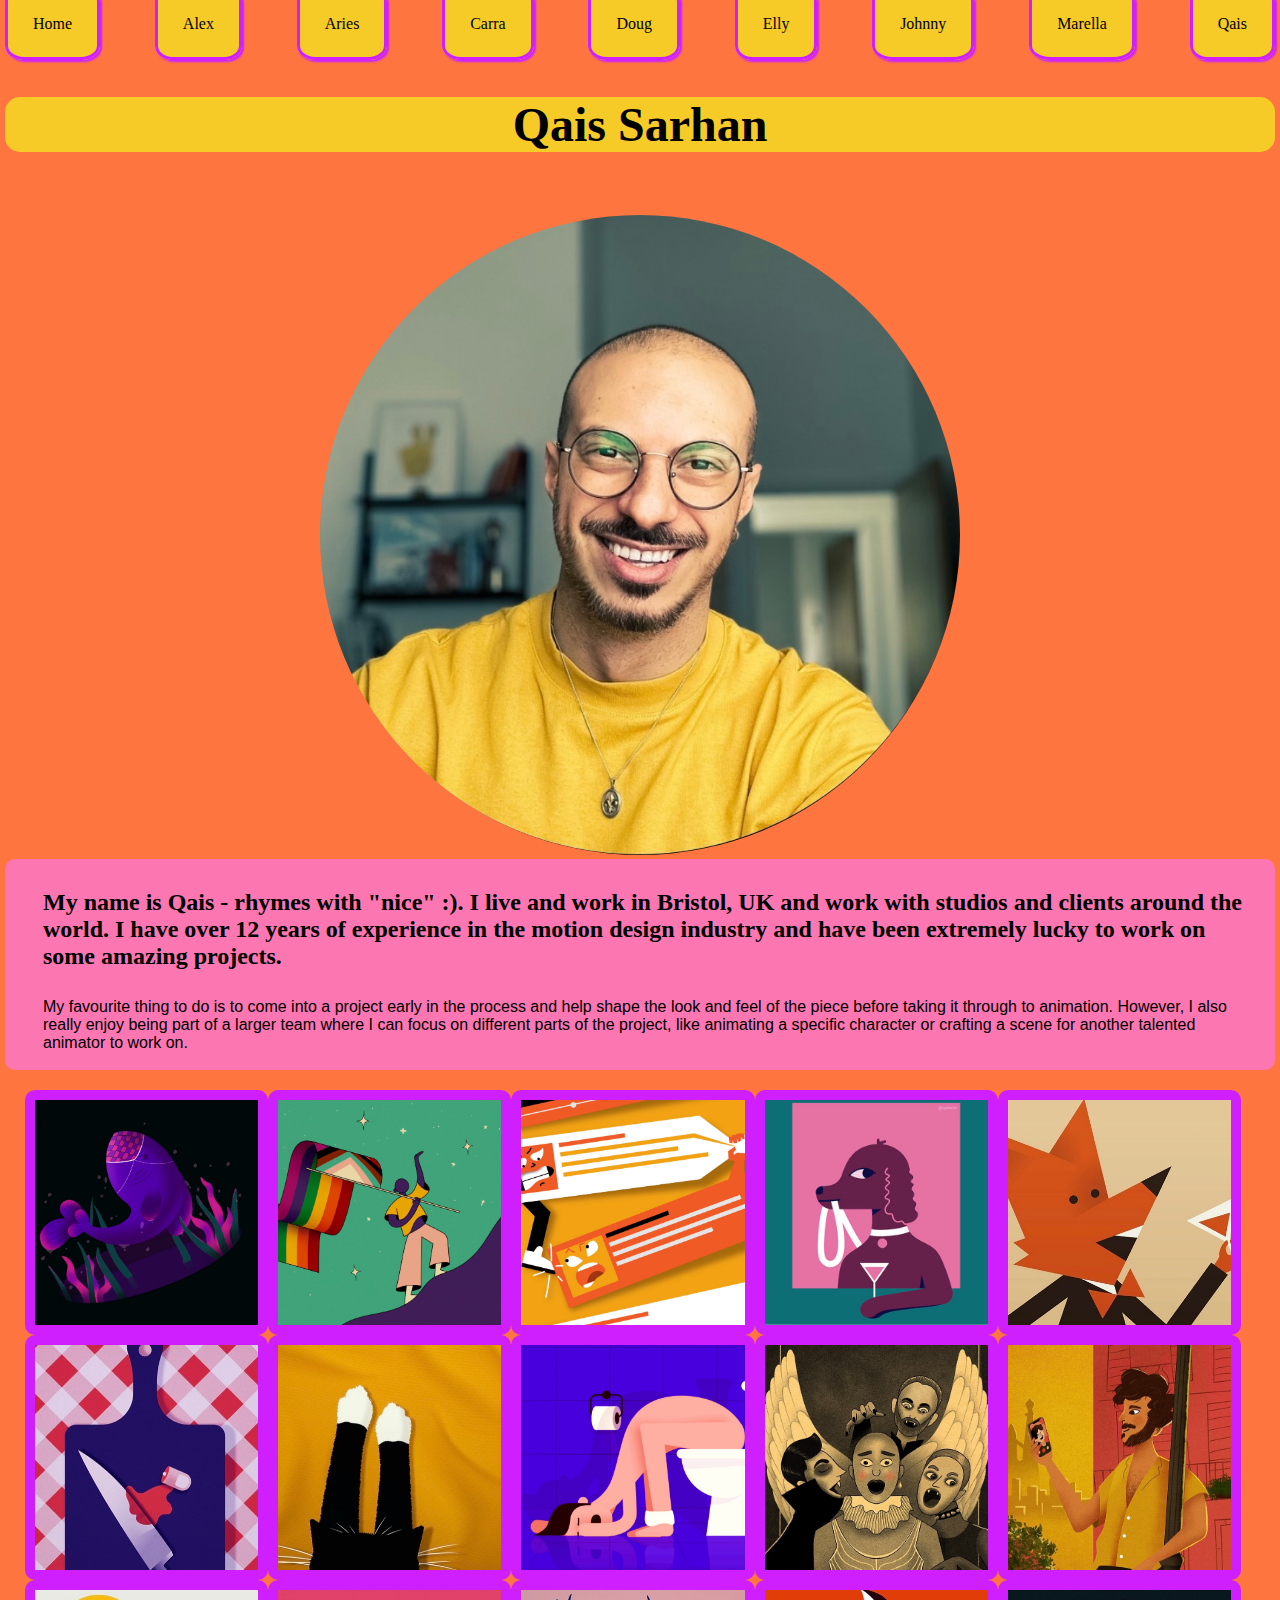
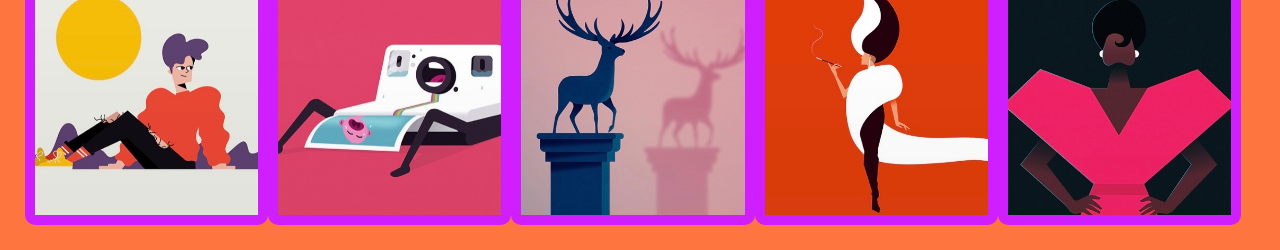
<file: qais.html>
<!DOCTYPE html>
<html lang="en">
    <head>
        <meta charset="UTF-8">
        <meta name="viewport" content="width=device-width, initial-scale=1.0">
        <title>Qais Sarhan</title>
        <link rel="stylesheet" href="style.css">
    </head>

    <body>
        <header>
            <nav>
                <ul>
                    <li><a href="index.html">Home</a></li> 
                    <li><a href="alex.html">Alex</a></li>
                    <li><a href="aries.html">Aries</a></li>
                    <li><a href="carra.html">Carra</a></li>
                    <li><a href="doug.html">Doug</a></li>
                    <li><a href="elly.html">Elly</a></li>
                    <li><a href="johnny.html">Johnny</a></li>
                    <li><a href="marella.html">Marella</a></li>
                    <li><a href="qais.html">Qais</a></li>
                </ul>
            </nav>
        </header>

        <main>
            <h1>Qais Sarhan</h1>
                <section class="hoofdfoto">
                    <img src="images/qais.jpg" alt=""> <!-- de bron van de foto's zijn: https://www.linkedin.com/in/qaiss/?originalSubdomain=uk -->
                </section>
                    <div class="alex">
                        <h2>My name is Qais - rhymes with "nice" :). I live and work in Bristol, UK and work with studios and clients around the world. I have over 12 years of experience in the motion design industry and have been extremely lucky to work on some amazing projects.</h2>
                        <p>
                            My favourite thing to do is to come into a project early in the process and help shape the look and feel of the piece before taking it through to animation. However, I also really enjoy being part of a larger team where I can focus on different parts of the project, like animating a specific character or crafting a scene for another talented animator to work on.
                        </p>
                    </div>
                </section> <!-- de bron van deze tekst is: https://www.qaissarhan.com/about -->
                <div class="pics">
                    <section class="purplebg">
                            <img src="images/qais1.jpg" alt="">
                    </section>
                    <section class="purplebg">
                            <img src="images/qais2.jpg" alt="">
                    </section>
                    <section class="purplebg">
                            <img src="images/qais3.jpg" alt="">
                    </section>
                    <section class="purplebg">
                            <img src="images/qais4.jpg" alt="">
                    </section>
                    <section class="purplebg">
                            <img src="images/qais5.jpg" alt="">
                    </section>
                    <section class="purplebg">
                            <img src="images/qais6.jpg" alt="">
                    </section>
                    <section class="purplebg">
                            <img src="images/qais7.jpg" alt="">
                    </section>
                    <section class="purplebg">
                            <img src="images/qais8.jpg" alt="">
                    </section>
                    <section class="purplebg">
                            <img src="images/qais9.jpg" alt="">
                    </section>
                    <section class="purplebg">
                            <img src="images/qais10.jpg" alt="">
                    </section>
                    <section class="purplebg">
                            <img src="images/qais11.jpg" alt="">
                    </section>
                    <section class="purplebg">
                            <img src="images/qais12.jpg" alt="">
                    </section>
                    <section class="purplebg">
                            <img src="images/qais13.jpg" alt="">
                    </section>
                    <section class="purplebg">
                            <img src="images/qais14.jpg" alt="">
                    </section>
                    <section class="purplebg">
                            <img src="images/qais15.jpg" alt="">
                    </section>
                </div> <!-- de bron van de foto's is: https://dribbble.com/qaisicle/shots-->
        </main>
    </body>
</html>
</file>
<file: style.css>
* {
    margin: 0;
    padding: 0;
    box-sizing: border-box;
}


body {
    background: #ff753f;
    color: #000000;
    font-family: american typewriter;
    font-size: medium;
    border: 5px blue;
    padding: 5px;
    margin-top: 10px;
}

h1 {
    display: flex;
    justify-content: center;
    border-radius: 15px;
    color: #000000;
    margin-top: 5%;
    background: #f6cb27;
    font-size: 3em;
    margin-bottom: 5%; 
}

img {
    height: 40vh;
    height: 25vh;
    object-fit: cover;
}

li {
    color: #000000;
}

nav ul {
    display: flex;
    color: #BF8049;
    border-radius: 25%;
    flex-direction: row;
    justify-content: space-between;
}

nav ul li {
    background-color: #f4debbc9;
    color: #401A0D;
    list-style-type: none;
}

nav a {
    border: solid #CF1FFF;
    background-color: #f6cb27;
    border-radius: 20%;
    padding: 25px;
    transition: background-color 350ms ease; /*notitie*/
    box-shadow: 2px 2px 2px #CF1FFF;
    list-style-type: none;
    text-decoration: none;
    color: #000000;
}

nav a:hover {
    background-color: #CF1FFF;
}
div.alex {
    background-color:rgba(250, 121, 233, 0.68);
    display: flex;
    align-items: baseline;
    flex-direction: column;
    border-radius: 10px;
    padding: 10px;
}

h2 {
    padding: 20px;
}

.hoofdfoto{
    text-align:center
}

.hoofdfoto img {
    max-width: 100%;
    width: 50vw;
    height: 50vw;
    object-fit: cover;
    border-radius: 100%;
}

div.pics {
    display: flex;
    padding: 20px;
    border-radius: 30px;
    flex-wrap: wrap;
}

div section{
    display: flex;
    padding: 10px;
    border-radius: 10px;
    flex-direction: column;
    width: 19vw;
}

.purplebg{
    background: #CF1FFF;
}

p {
    font-family: Arial, Helvetica, sans-serif;
    margin: 8px;
    padding-left: 20px;
}

@media screen and (max-width: 768px){
    p{
        width: 100%;
    }
}

.hoofd img{
    display: flex;
    width: 1440px;
}

.hoofd p{
    display: flex;
    background-color:rgba(250, 121, 233, 0.68);
    padding: 40px;
}

.hoofd h2{
    display: flex;
    background-color:rgba(250, 121, 233, 0.68);
    justify-content: center;
}
</file>
